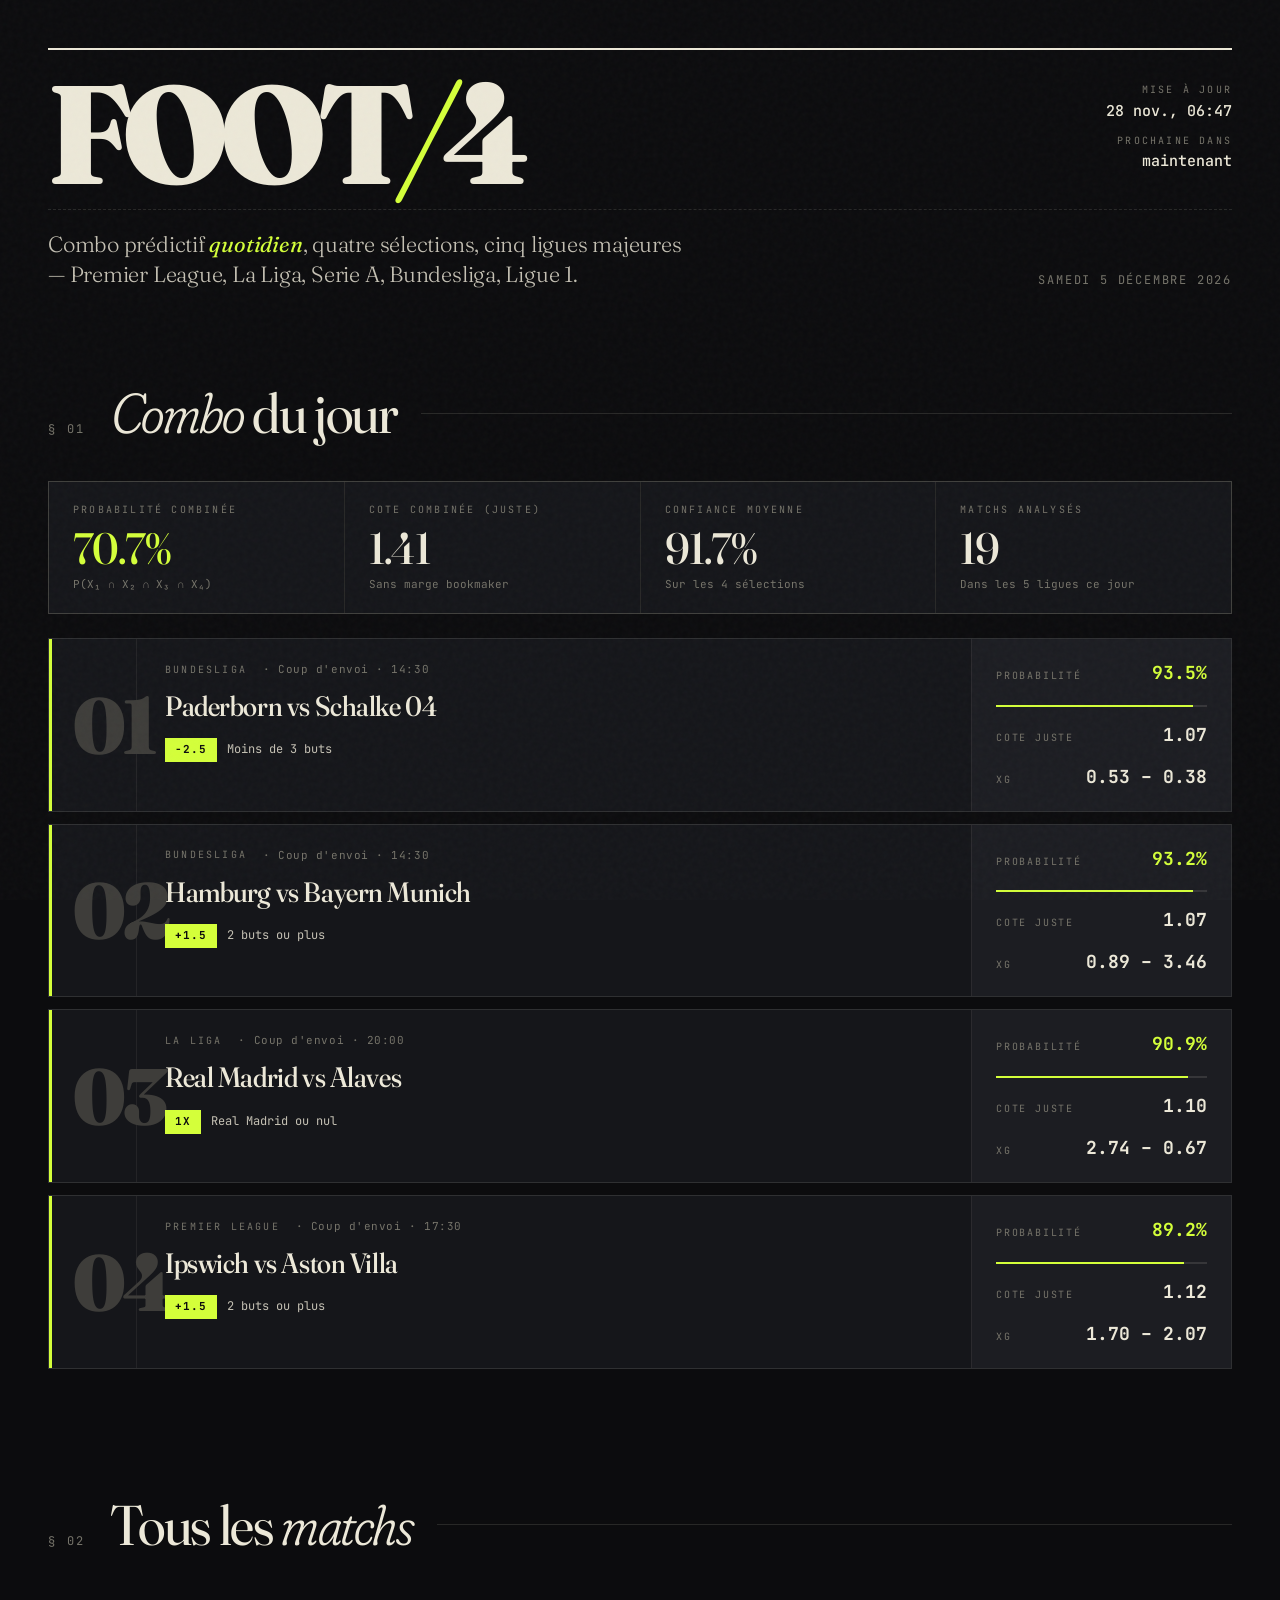
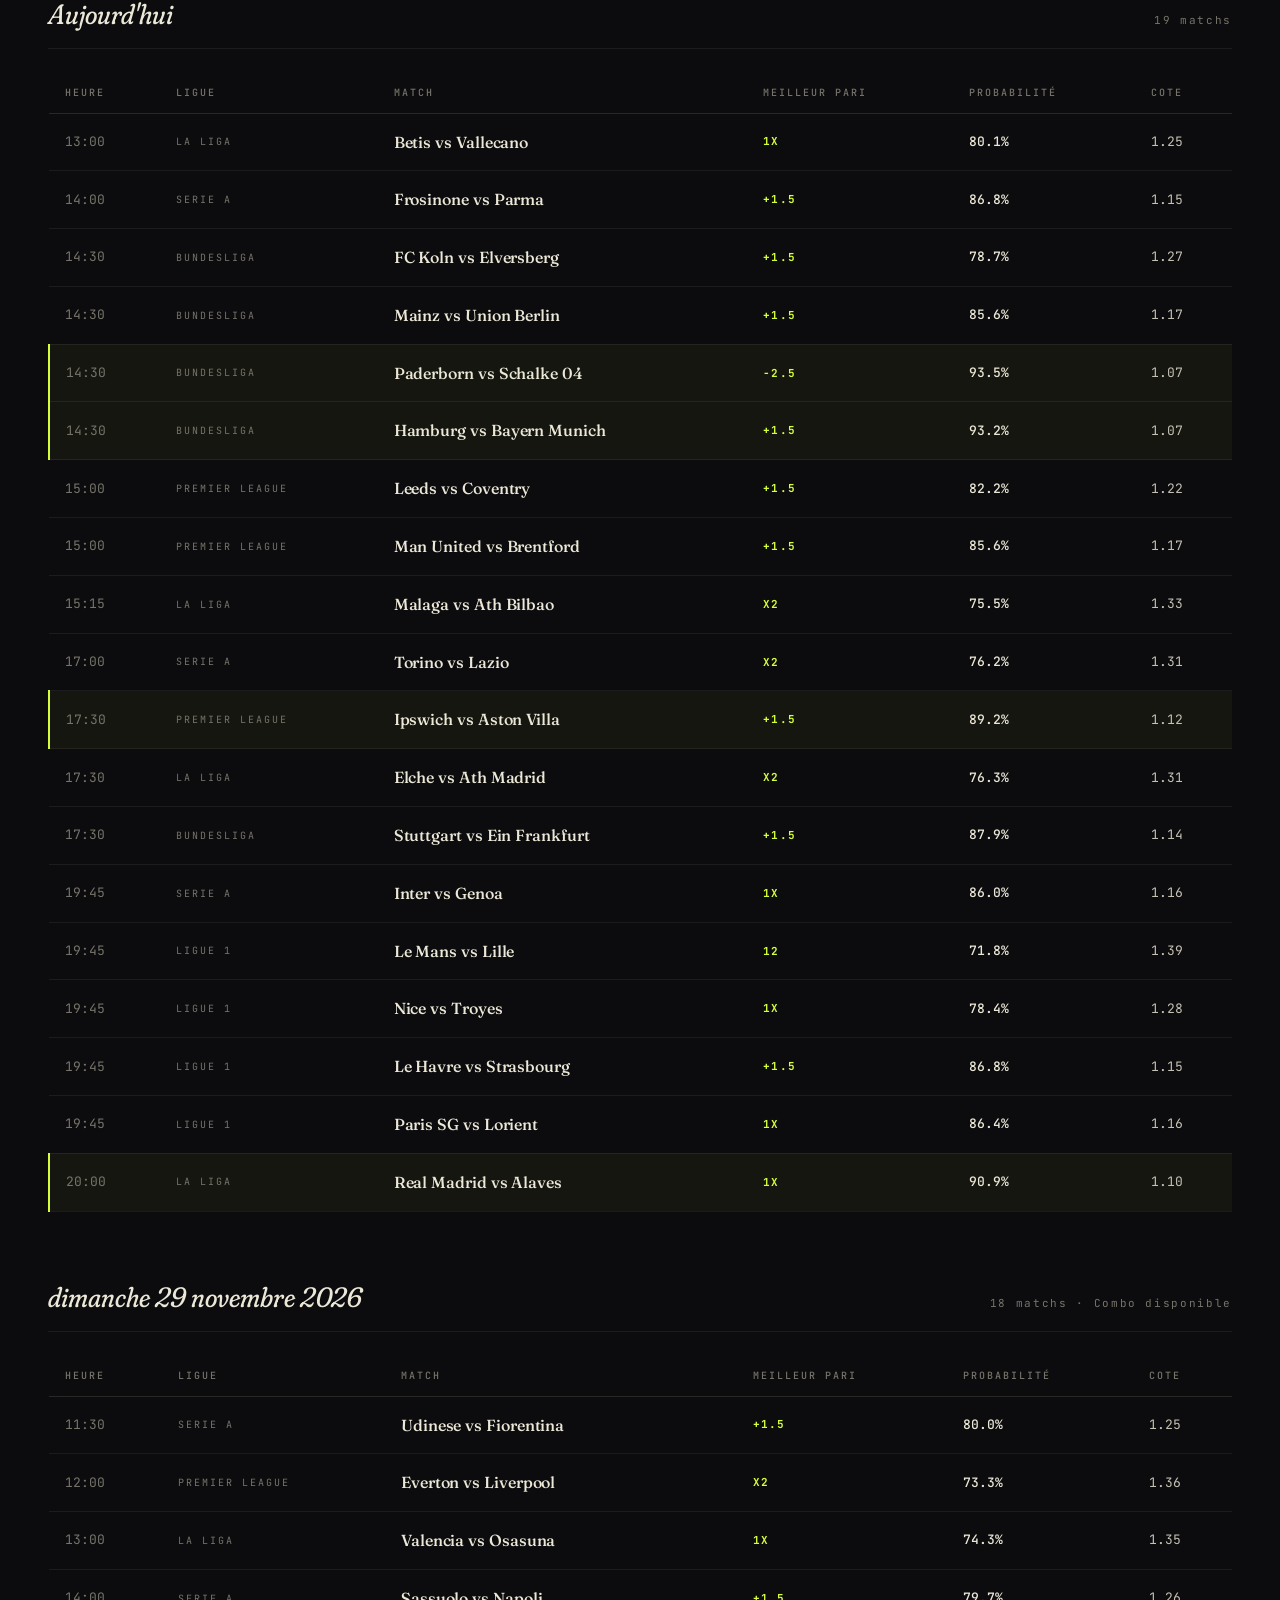
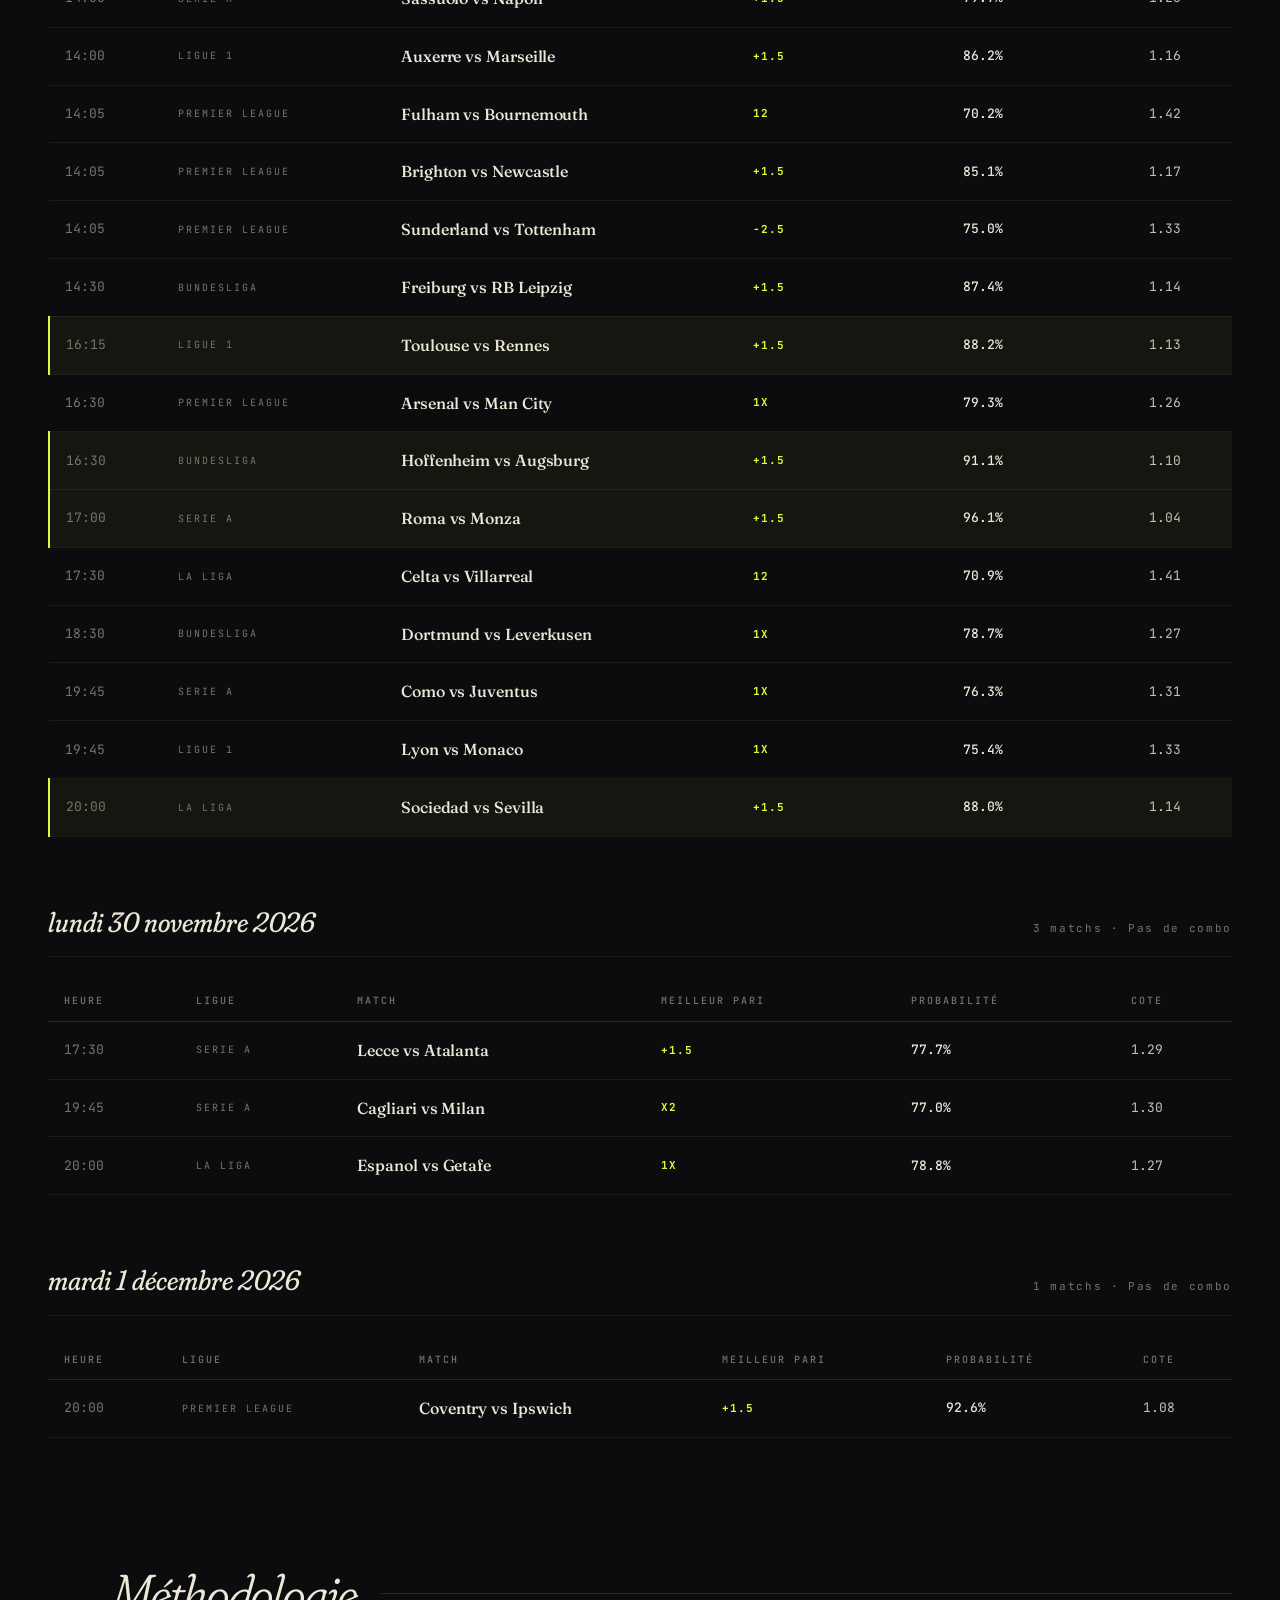
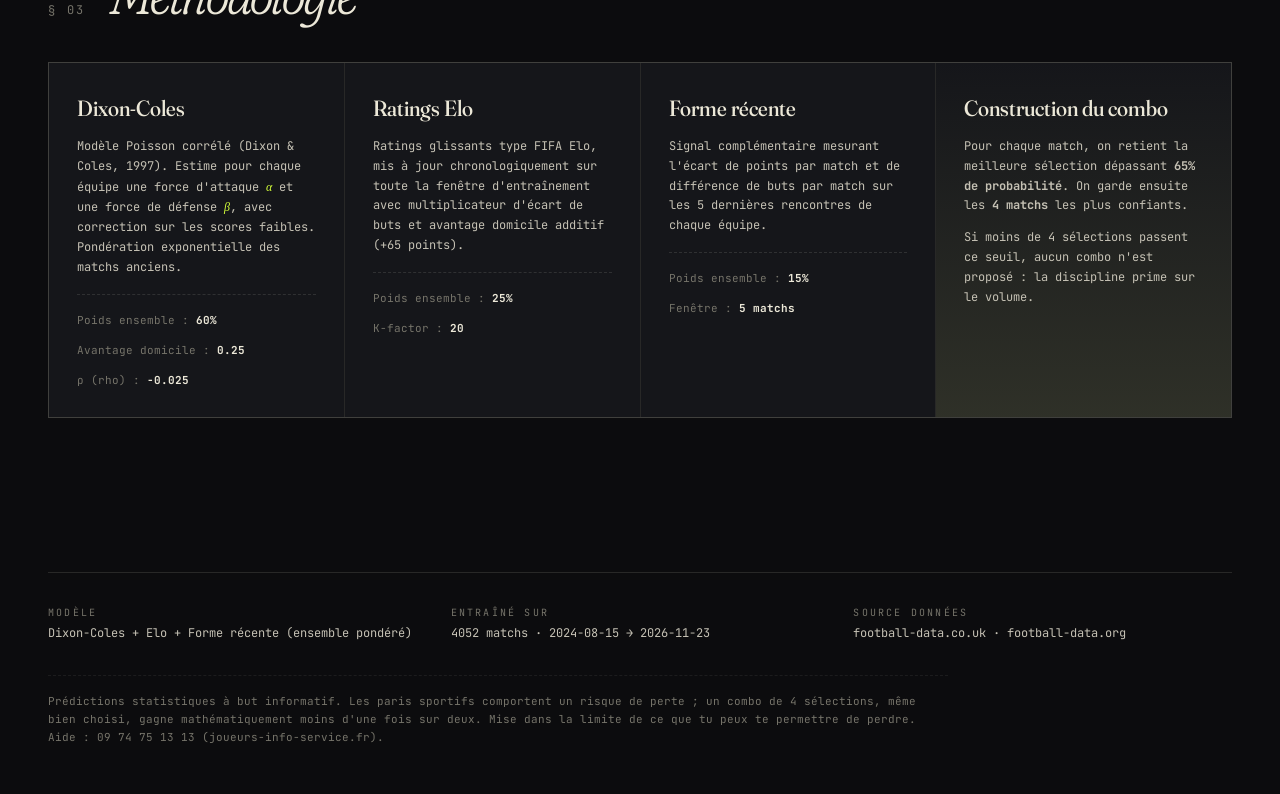
<file: index.html>
<!doctype html>
<html lang="fr">
<head>
  <meta charset="utf-8">
  <meta name="viewport" content="width=device-width, initial-scale=1">
  <title>FOOT/4 — Combo prédictif quotidien</title>
  <meta name="description" content="Algorithme prédictif football appliqué aux 5 ligues majeures européennes. Un combo 4 matchs proposé chaque jour quand les conditions sont réunies.">
  <meta property="og:title" content="FOOT/4 — Combo prédictif quotidien">
  <link rel="preconnect" href="https://fonts.googleapis.com">
  <link rel="preconnect" href="https://fonts.gstatic.com" crossorigin>
  <link href="https://fonts.googleapis.com/css2?family=Fraunces:ital,opsz,wght,SOFT@0,9..144,300..900,30..100;1,9..144,300..900,30..100&family=JetBrains+Mono:ital,wght@0,400;0,500;0,700;1,400&display=swap" rel="stylesheet">
  <link rel="stylesheet" href="style.css">
</head>
<body>
  <div class="grain" aria-hidden="true"></div>

  <header class="masthead">
    <div class="masthead__top">
      <div class="logo">
        FOOT<span class="logo__slash">/</span>4
      </div>
      <div class="masthead__meta">
        <div class="meta-pair">
          <span class="meta-label">Mise à jour</span>
          <span class="meta-value" id="last-update">—</span>
        </div>
        <div class="meta-pair">
          <span class="meta-label">Prochaine dans</span>
          <span class="meta-value" id="countdown">—</span>
        </div>
      </div>
    </div>
    <div class="masthead__bottom">
      <p class="tagline">
        Combo prédictif <em>quotidien</em>, quatre sélections, cinq ligues majeures —
        Premier League, La Liga, Serie A, Bundesliga, Ligue 1.
      </p>
      <p class="dateline" id="current-date">—</p>
    </div>
  </header>

  <main>
    <section class="combo" id="combo-section" aria-live="polite">
      <header class="section-head">
        <span class="section-num">§ 01</span>
        <h2 class="section-title"><em>Combo</em> du jour</h2>
        <span class="section-rule" aria-hidden="true"></span>
      </header>
      <div id="combo-body">
        <div class="state state--loading">
          <span class="state__dot"></span>
          Chargement des prédictions…
        </div>
      </div>
    </section>

    <section class="fixtures" id="fixtures-section">
      <header class="section-head">
        <span class="section-num">§ 02</span>
        <h2 class="section-title">Tous les <em>matchs</em></h2>
        <span class="section-rule" aria-hidden="true"></span>
      </header>
      <div id="fixtures-body"></div>
    </section>

    <section class="methodology">
      <header class="section-head">
        <span class="section-num">§ 03</span>
        <h2 class="section-title"><em>Méthodologie</em></h2>
        <span class="section-rule" aria-hidden="true"></span>
      </header>
      <div class="meth-grid">
        <article class="meth-card">
          <h3 class="meth-card__title">Dixon-Coles</h3>
          <p>
            Modèle Poisson corrélé (Dixon &amp; Coles, 1997). Estime pour chaque
            équipe une force d'attaque <span class="math">α</span> et une force
            de défense <span class="math">β</span>, avec correction sur les
            scores faibles. Pondération exponentielle des matchs anciens.
          </p>
          <p class="meth-card__params">
            <span>Poids ensemble&nbsp;: <strong>60%</strong></span>
            <span>Avantage domicile&nbsp;: <strong id="param-home-adv">—</strong></span>
            <span>ρ (rho)&nbsp;: <strong id="param-rho">—</strong></span>
          </p>
        </article>
        <article class="meth-card">
          <h3 class="meth-card__title">Ratings Elo</h3>
          <p>
            Ratings glissants type FIFA Elo, mis à jour chronologiquement sur
            toute la fenêtre d'entraînement avec multiplicateur d'écart de buts
            et avantage domicile additif (+65 points).
          </p>
          <p class="meth-card__params">
            <span>Poids ensemble&nbsp;: <strong>25%</strong></span>
            <span>K-factor&nbsp;: <strong>20</strong></span>
          </p>
        </article>
        <article class="meth-card">
          <h3 class="meth-card__title">Forme récente</h3>
          <p>
            Signal complémentaire mesurant l'écart de points par match et de
            différence de buts par match sur les 5 dernières rencontres de
            chaque équipe.
          </p>
          <p class="meth-card__params">
            <span>Poids ensemble&nbsp;: <strong>15%</strong></span>
            <span>Fenêtre&nbsp;: <strong>5 matchs</strong></span>
          </p>
        </article>
        <article class="meth-card meth-card--accent">
          <h3 class="meth-card__title">Construction du combo</h3>
          <p>
            Pour chaque match, on retient la meilleure sélection dépassant
            <strong>65% de probabilité</strong>. On garde ensuite les
            <strong>4 matchs</strong> les plus confiants.
          </p>
          <p>
            Si moins de 4 sélections passent ce seuil, aucun combo n'est
            proposé&nbsp;: la discipline prime sur le volume.
          </p>
        </article>
      </div>
    </section>
  </main>

  <footer>
    <div class="footer-row">
      <div class="footer-block">
        <span class="meta-label">Modèle</span>
        <span class="footer-block__value" id="model-name">—</span>
      </div>
      <div class="footer-block">
        <span class="meta-label">Entraîné sur</span>
        <span class="footer-block__value" id="training-info">—</span>
      </div>
      <div class="footer-block">
        <span class="meta-label">Source données</span>
        <span class="footer-block__value">football-data.co.uk · football-data.org</span>
      </div>
    </div>
    <p class="disclaimer">
      Prédictions statistiques à but informatif. Les paris sportifs comportent
      un risque de perte ; un combo de 4 sélections, même bien choisi, gagne
      mathématiquement moins d'une fois sur deux. Mise dans la limite de ce que
      tu peux te permettre de perdre. Aide&nbsp;: 09&nbsp;74&nbsp;75&nbsp;13&nbsp;13
      (joueurs-info-service.fr).
    </p>
  </footer>

  <script src="app.js"></script>
</body>
</html>
</file>
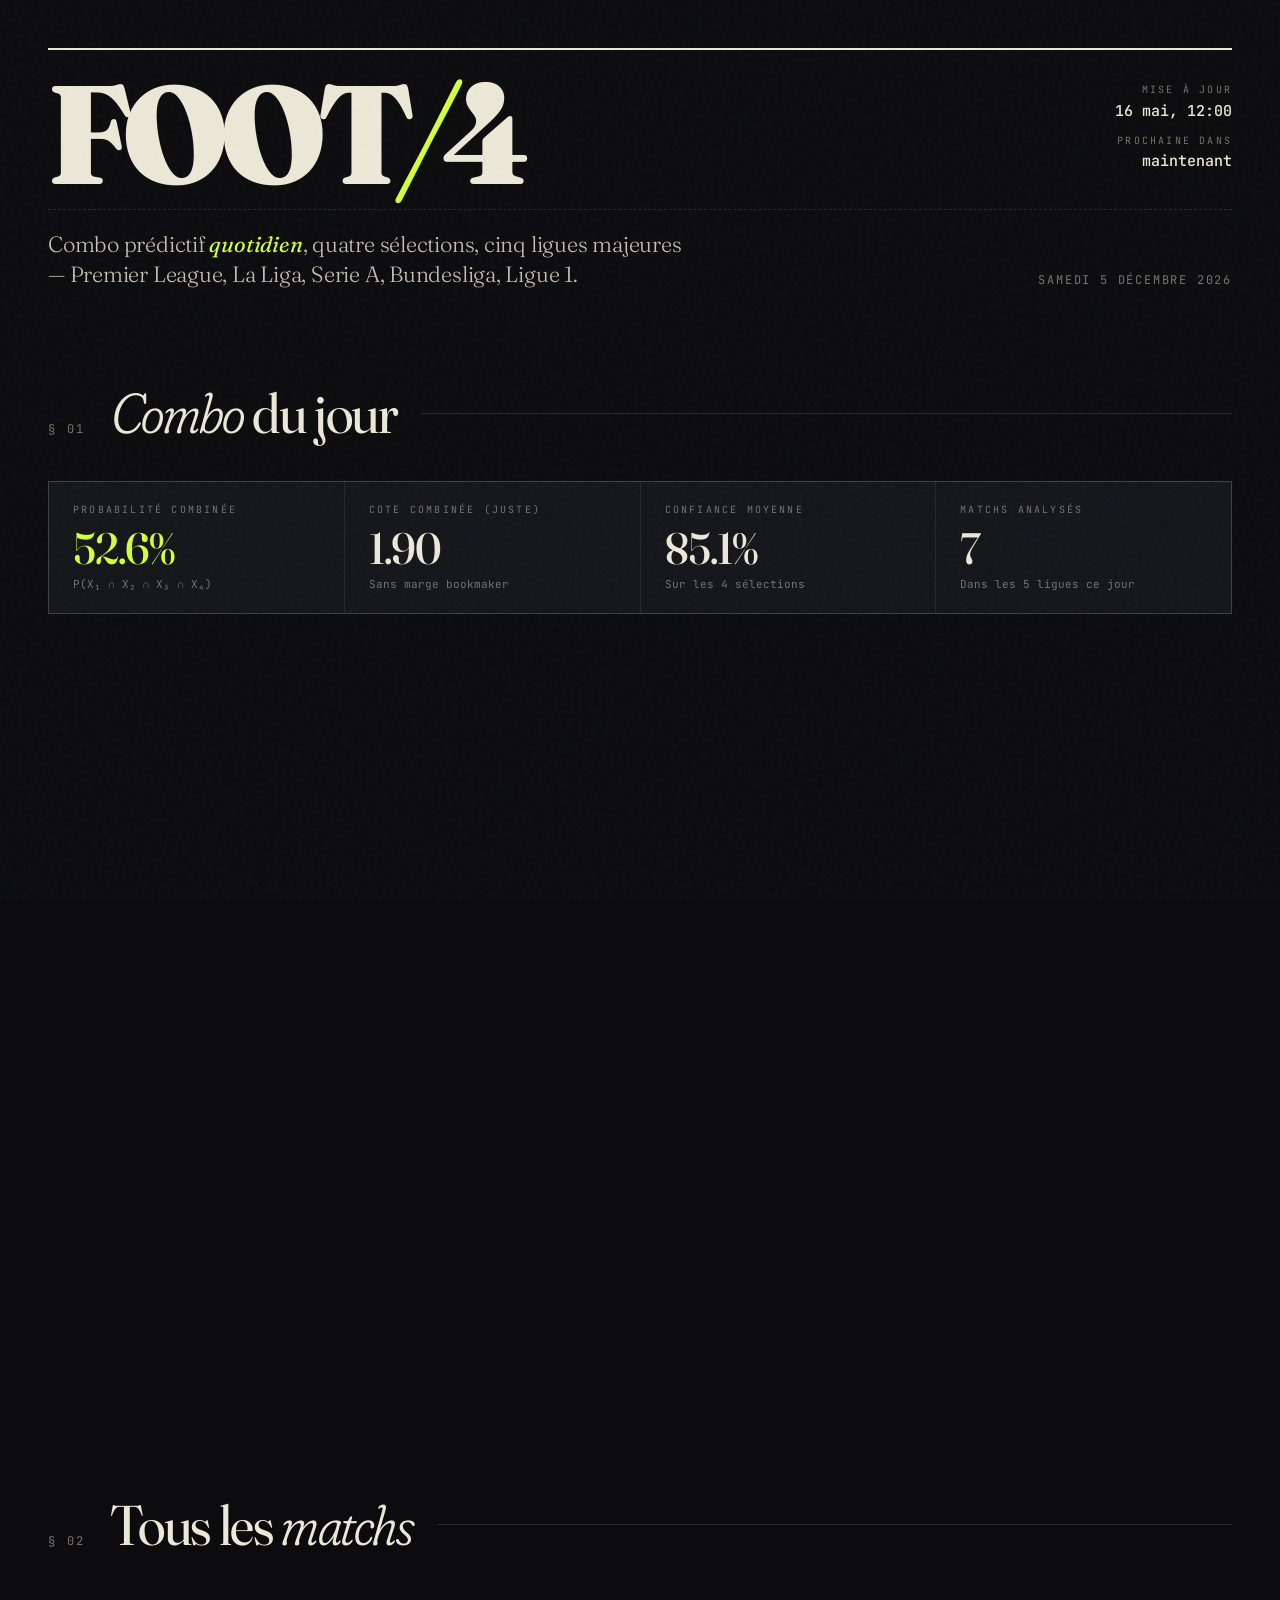
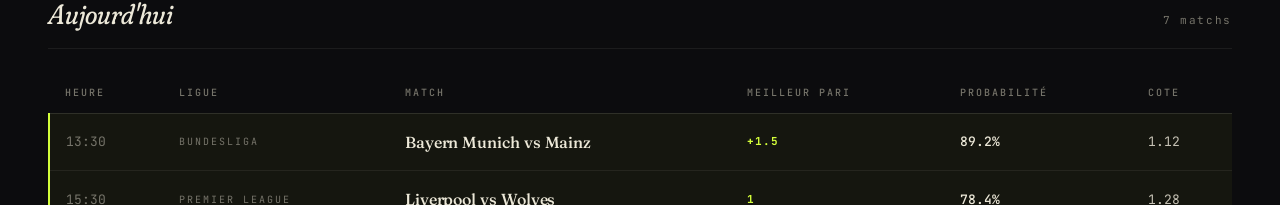
<file: foot4/index.html>
<!DOCTYPE html>
<meta charset="utf-8">
<title>FOOT/4</title>
<meta http-equiv="refresh" content="0; url=site/">
<link rel="canonical" href="site/">
<p>Redirection vers <a href="site/">FOOT/4</a>…</p>
</file>
<file: style.css>
/* =============================================================
   FOOT/4 — Combo prédictif quotidien
   Aesthetic: quant terminal × sports almanac
   ============================================================= */

:root {
  --bg:           #0c0c0e;
  --surface:      #15161a;
  --surface-2:    #1c1d22;
  --border:       rgba(236, 232, 216, 0.07);
  --border-mid:   rgba(236, 232, 216, 0.12);
  --border-strong:rgba(236, 232, 216, 0.22);

  --fg:           #ece8d8;
  --fg-soft:      #c5c1b4;
  --fg-muted:     #76746a;
  --fg-dim:       #3e3d3a;

  --accent:       #d4ff3a;
  --accent-dim:   #95b520;
  --warn:         #ffbd44;
  --danger:       #ff5f56;

  --serif: 'Fraunces', 'Times New Roman', serif;
  --mono:  'JetBrains Mono', 'Menlo', monospace;
}

* { margin: 0; padding: 0; box-sizing: border-box; }

html { scroll-behavior: smooth; }

body {
  background: var(--bg);
  color: var(--fg);
  font-family: var(--mono);
  font-size: 14px;
  line-height: 1.55;
  font-feature-settings: 'tnum', 'ss01';
  min-height: 100vh;
  padding: clamp(16px, 4vw, 48px);
  overflow-x: hidden;
}

::selection { background: var(--accent); color: var(--bg); }

/* Subtle grain overlay */
.grain {
  position: fixed; inset: 0;
  pointer-events: none; z-index: 1000;
  opacity: 0.03;
  background-image: url("data:image/svg+xml,%3Csvg viewBox='0 0 200 200' xmlns='http://www.w3.org/2000/svg'%3E%3Cfilter id='n'%3E%3CfeTurbulence type='fractalNoise' baseFrequency='0.9' numOctaves='4'/%3E%3C/filter%3E%3Crect width='100%25' height='100%25' filter='url(%23n)'/%3E%3C/svg%3E");
}

/* =========================================================== MASTHEAD */
.masthead {
  border-top: 2px solid var(--fg);
  padding-top: 24px;
  margin-bottom: clamp(48px, 8vw, 96px);
}

.masthead__top {
  display: flex;
  justify-content: space-between;
  align-items: flex-start;
  flex-wrap: wrap;
  gap: 24px;
  padding-bottom: 16px;
  border-bottom: 1px dashed var(--border-mid);
}

.logo {
  font-family: var(--serif);
  font-weight: 900;
  font-size: clamp(64px, 14vw, 140px);
  line-height: 0.85;
  letter-spacing: -0.05em;
  font-variation-settings: "opsz" 144, "SOFT" 40;
  display: flex;
  align-items: baseline;
}
.logo__slash {
  color: var(--accent);
  font-style: italic;
  font-weight: 300;
  font-variation-settings: "opsz" 144, "SOFT" 100;
  margin: 0 -0.04em;
}

.masthead__meta {
  display: flex;
  flex-direction: column;
  gap: 10px;
  align-items: flex-end;
  text-align: right;
  margin-top: 8px;
}
.meta-pair { display: flex; flex-direction: column; gap: 2px; }
.meta-label {
  font-size: 10px;
  letter-spacing: 0.22em;
  text-transform: uppercase;
  color: var(--fg-muted);
}
.meta-value {
  font-family: var(--mono);
  font-weight: 500;
  font-size: 15px;
  color: var(--fg);
}

.masthead__bottom {
  display: flex;
  justify-content: space-between;
  align-items: flex-end;
  gap: 32px;
  padding-top: 20px;
  flex-wrap: wrap;
}
.tagline {
  font-family: var(--serif);
  font-size: clamp(16px, 2vw, 22px);
  font-weight: 300;
  line-height: 1.35;
  color: var(--fg-soft);
  max-width: 640px;
  letter-spacing: -0.01em;
}
.tagline em {
  font-style: italic;
  color: var(--accent);
  font-weight: 400;
}
.dateline {
  font-family: var(--mono);
  font-size: 12px;
  color: var(--fg-muted);
  letter-spacing: 0.15em;
  text-transform: uppercase;
  white-space: nowrap;
}

/* =========================================================== SECTIONS */
main { display: flex; flex-direction: column; gap: clamp(72px, 10vw, 128px); }

.section-head {
  display: grid;
  grid-template-columns: auto auto 1fr;
  gap: 24px;
  align-items: baseline;
  margin-bottom: 40px;
}
.section-num {
  font-family: var(--mono);
  font-size: 12px;
  color: var(--fg-muted);
  letter-spacing: 0.2em;
}
.section-title {
  font-family: var(--serif);
  font-size: clamp(32px, 5vw, 56px);
  font-weight: 400;
  letter-spacing: -0.025em;
  line-height: 1;
  font-variation-settings: "opsz" 96, "SOFT" 20;
}
.section-title em {
  font-style: italic;
  font-weight: 300;
  font-variation-settings: "opsz" 96, "SOFT" 100;
}
.section-rule { height: 1px; background: var(--border-mid); align-self: center; }

/* =========================================================== COMBO STATS */
.combo-stats {
  display: grid;
  grid-template-columns: repeat(auto-fit, minmax(180px, 1fr));
  gap: 1px;
  background: var(--border-mid);
  border: 1px solid var(--border-mid);
  margin-bottom: 24px;
}
.stat {
  background: var(--surface);
  padding: 20px 24px;
}
.stat__label {
  font-size: 10px;
  letter-spacing: 0.22em;
  text-transform: uppercase;
  color: var(--fg-muted);
  margin-bottom: 8px;
}
.stat__value {
  font-family: var(--serif);
  font-size: clamp(28px, 4vw, 44px);
  font-weight: 500;
  line-height: 1;
  font-variation-settings: "opsz" 96;
  letter-spacing: -0.02em;
}
.stat__value--accent { color: var(--accent); }
.stat__sub {
  font-family: var(--mono);
  font-size: 11px;
  color: var(--fg-muted);
  margin-top: 6px;
}

/* =========================================================== PICK CARDS */
.picks { display: flex; flex-direction: column; gap: 12px; }

.pick {
  background: var(--surface);
  border: 1px solid var(--border-mid);
  display: grid;
  grid-template-columns: 88px 1fr 260px;
  position: relative;
  opacity: 0;
  animation: pickIn 0.7s cubic-bezier(0.2, 0.65, 0.3, 1) forwards;
}
@keyframes pickIn {
  from { opacity: 0; transform: translateY(8px); }
  to   { opacity: 1; transform: none; }
}
.pick:nth-child(1) { animation-delay: 0.08s; }
.pick:nth-child(2) { animation-delay: 0.18s; }
.pick:nth-child(3) { animation-delay: 0.28s; }
.pick:nth-child(4) { animation-delay: 0.38s; }

.pick::before {
  content: '';
  position: absolute;
  left: 0; top: 0;
  width: 3px; height: 100%;
  background: var(--accent);
}

.pick__num {
  font-family: var(--serif);
  font-weight: 900;
  font-size: clamp(48px, 7vw, 80px);
  font-variation-settings: "opsz" 144, "SOFT" 30;
  color: var(--fg-dim);
  line-height: 1;
  padding: 24px 0 24px 24px;
  border-right: 1px solid var(--border);
  display: flex;
  align-items: center;
  letter-spacing: -0.04em;
}

.pick__body { padding: 22px 28px; min-width: 0; }

.pick__head {
  display: flex;
  align-items: center;
  gap: 16px;
  margin-bottom: 12px;
  flex-wrap: wrap;
}
.pick__league {
  font-size: 10px;
  letter-spacing: 0.22em;
  text-transform: uppercase;
  color: var(--fg-muted);
}
.pick__kickoff {
  font-family: var(--mono);
  font-size: 11px;
  color: var(--fg-muted);
  letter-spacing: 0.05em;
}
.pick__kickoff::before { content: '· '; }

.pick__match {
  font-family: var(--serif);
  font-size: clamp(20px, 2.4vw, 28px);
  font-weight: 500;
  line-height: 1.15;
  font-variation-settings: "opsz" 96, "SOFT" 30;
  letter-spacing: -0.015em;
  margin-bottom: 16px;
}

.pick__selection {
  display: inline-flex;
  align-items: baseline;
  gap: 10px;
  flex-wrap: wrap;
}
.pick__market {
  display: inline-block;
  padding: 3px 10px 4px;
  background: var(--accent);
  color: var(--bg);
  font-family: var(--mono);
  font-weight: 700;
  font-size: 11px;
  letter-spacing: 0.08em;
}
.pick__desc {
  color: var(--fg-soft);
  font-family: var(--mono);
  font-size: 12px;
}

.pick__sidebar {
  padding: 20px 24px;
  background: var(--surface-2);
  border-left: 1px solid var(--border);
  display: flex;
  flex-direction: column;
  justify-content: center;
  gap: 14px;
}
.pick-stat { display: flex; justify-content: space-between; align-items: baseline; }
.pick-stat__label {
  font-size: 10px;
  letter-spacing: 0.18em;
  text-transform: uppercase;
  color: var(--fg-muted);
}
.pick-stat__value {
  font-family: var(--mono);
  font-weight: 700;
  font-size: 18px;
  color: var(--fg);
}
.pick-stat__value--accent { color: var(--accent); }

.prob-bar {
  height: 2px;
  background: var(--border-mid);
  position: relative;
  margin-top: 4px;
}
.prob-bar__fill {
  height: 100%;
  background: var(--accent);
  width: 0;
  transition: width 1.2s cubic-bezier(0.4, 0.2, 0.2, 1);
}

/* =========================================================== EMPTY STATES */
.state {
  border: 1px dashed var(--border-mid);
  padding: 64px 32px;
  text-align: center;
  display: flex;
  flex-direction: column;
  align-items: center;
  gap: 16px;
}
.state__icon {
  font-family: var(--serif);
  font-size: 72px;
  font-style: italic;
  font-weight: 300;
  color: var(--fg-dim);
  line-height: 1;
}
.state__title {
  font-family: var(--serif);
  font-size: clamp(24px, 3vw, 36px);
  font-weight: 400;
  font-style: italic;
  color: var(--fg);
  font-variation-settings: "opsz" 96, "SOFT" 100;
}
.state__body {
  font-family: var(--mono);
  font-size: 13px;
  color: var(--fg-muted);
  max-width: 560px;
  line-height: 1.6;
}
.state__dot {
  display: inline-block;
  width: 8px; height: 8px;
  border-radius: 50%;
  background: var(--accent);
  animation: pulse 1.4s ease-in-out infinite;
}
@keyframes pulse {
  0%, 100% { opacity: 1; transform: scale(1); }
  50%      { opacity: 0.3; transform: scale(0.8); }
}
.state--loading { color: var(--fg-muted); }
.state--error { border-color: var(--danger); }
.state--error .state__icon, .state--error .state__title { color: var(--danger); }

/* =========================================================== FIXTURES TABLE */
.fixtures-table {
  width: 100%;
  border-collapse: collapse;
  font-family: var(--mono);
  font-size: 13px;
}
.fixtures-table thead th {
  text-align: left;
  font-size: 10px;
  font-weight: 500;
  letter-spacing: 0.2em;
  text-transform: uppercase;
  color: var(--fg-muted);
  padding: 12px 16px;
  border-bottom: 1px solid var(--border-mid);
}
.fixtures-table tbody td {
  padding: 16px;
  border-bottom: 1px solid var(--border);
  vertical-align: middle;
}
.fixtures-table tbody tr:hover { background: var(--surface); }
.fixtures-table td.match-cell {
  font-family: var(--serif);
  font-size: 16px;
  font-weight: 500;
  letter-spacing: -0.005em;
}
.fixtures-table td.market-cell {
  font-family: var(--mono);
  font-weight: 700;
  color: var(--accent);
  text-transform: uppercase;
  font-size: 11px;
  letter-spacing: 0.1em;
}
.fixtures-table td.prob-cell { color: var(--fg); font-weight: 500; }
.fixtures-table td.odds-cell { color: var(--fg-soft); }
.fixtures-table td.league-cell {
  font-size: 10px;
  letter-spacing: 0.2em;
  text-transform: uppercase;
  color: var(--fg-muted);
}
.fixtures-table td.time-cell { color: var(--fg-muted); white-space: nowrap; }

/* Highlight rows in today's combo */
.fixtures-table tr.in-combo { background: rgba(212, 255, 58, 0.04); }
.fixtures-table tr.in-combo td:first-child {
  border-left: 2px solid var(--accent);
}

/* =========================================================== UPCOMING DAYS */
.day-block { margin-bottom: 64px; }
.day-block:last-child { margin-bottom: 0; }
.day-block__head {
  display: flex;
  justify-content: space-between;
  align-items: baseline;
  margin-bottom: 24px;
  padding-bottom: 12px;
  border-bottom: 1px solid var(--border);
}
.day-block__date {
  font-family: var(--serif);
  font-size: clamp(20px, 2.5vw, 28px);
  font-weight: 400;
  font-style: italic;
  font-variation-settings: "opsz" 96, "SOFT" 100;
}
.day-block__count {
  font-family: var(--mono);
  font-size: 11px;
  color: var(--fg-muted);
  letter-spacing: 0.15em;
}

/* =========================================================== METHODOLOGY */
.meth-grid {
  display: grid;
  grid-template-columns: repeat(auto-fit, minmax(260px, 1fr));
  gap: 1px;
  background: var(--border-mid);
  border: 1px solid var(--border-mid);
}
.meth-card {
  background: var(--surface);
  padding: 28px;
}
.meth-card--accent {
  background: linear-gradient(180deg, var(--surface), rgba(212, 255, 58, 0.04));
}
.meth-card__title {
  font-family: var(--serif);
  font-size: 22px;
  font-weight: 500;
  margin-bottom: 12px;
  font-variation-settings: "opsz" 96, "SOFT" 30;
}
.meth-card p {
  font-family: var(--mono);
  font-size: 12px;
  color: var(--fg-soft);
  line-height: 1.65;
  margin-bottom: 12px;
}
.meth-card p:last-child { margin-bottom: 0; }
.meth-card__params {
  display: flex;
  flex-wrap: wrap;
  gap: 12px 20px;
  margin-top: 16px;
  padding-top: 16px;
  border-top: 1px dashed var(--border-mid);
  font-size: 11px !important;
}
.meth-card__params span { color: var(--fg-muted); }
.meth-card__params strong { color: var(--fg); font-weight: 700; }
.math { font-family: var(--serif); font-style: italic; color: var(--accent); }

/* =========================================================== FOOTER */
footer {
  margin-top: clamp(96px, 12vw, 160px);
  padding-top: 32px;
  border-top: 1px solid var(--border-mid);
}
.footer-row {
  display: grid;
  grid-template-columns: repeat(auto-fit, minmax(200px, 1fr));
  gap: 24px;
  margin-bottom: 32px;
}
.footer-block { display: flex; flex-direction: column; gap: 4px; }
.footer-block__value {
  font-family: var(--mono);
  font-size: 12px;
  color: var(--fg-soft);
}
.disclaimer {
  font-family: var(--mono);
  font-size: 11px;
  color: var(--fg-muted);
  line-height: 1.65;
  padding-top: 16px;
  border-top: 1px dashed var(--border);
  max-width: 900px;
}

/* =========================================================== RESPONSIVE */
@media (max-width: 768px) {
  body { padding: 16px; }
  .masthead__meta { align-items: flex-start; text-align: left; }
  .pick {
    grid-template-columns: 64px 1fr;
  }
  .pick__num {
    font-size: 44px;
    padding: 16px 0 16px 16px;
  }
  .pick__body { padding: 16px 20px; }
  .pick__sidebar {
    grid-column: 1 / -1;
    border-left: none;
    border-top: 1px solid var(--border);
    flex-direction: row;
    flex-wrap: wrap;
    padding: 16px 20px;
    gap: 16px 24px;
  }
  .pick-stat { flex: 1 0 auto; min-width: 100px; }
  .fixtures-table { font-size: 11px; }
  .fixtures-table thead th { padding: 8px 8px; }
  .fixtures-table tbody td { padding: 12px 8px; }
  .fixtures-table td.match-cell { font-size: 13px; }
  .fixtures-table td.league-cell,
  .fixtures-table td.time-cell,
  .fixtures-table thead th:nth-child(1),
  .fixtures-table thead th:nth-child(2) { display: none; }
}
</file>
